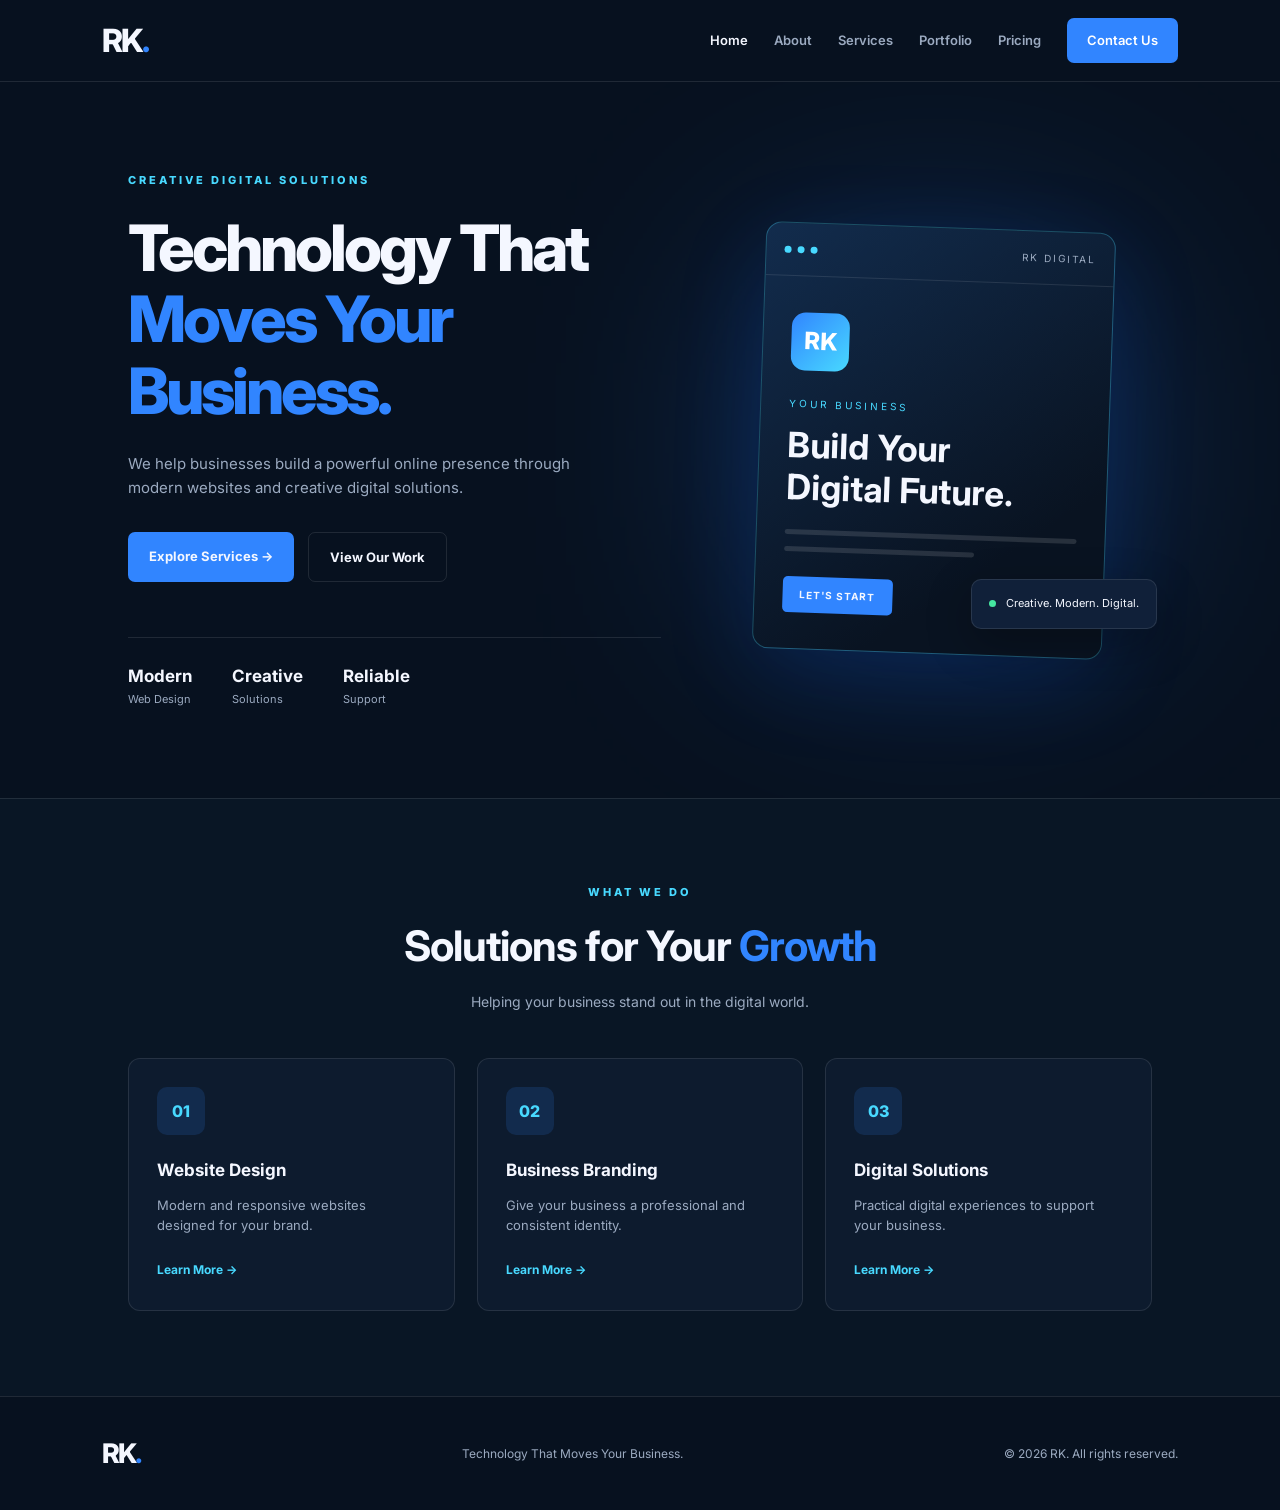
<file: index.html>
<!DOCTYPE html>
<html lang="en">
<head>
    <meta charset="UTF-8">
    <meta name="viewport" content="width=device-width, initial-scale=1.0">
    <title>RK | Technology That Moves Your Business</title>
    <link rel="stylesheet" href="style.css">
    <meta name="google-site-verification" content="xd56Tx3_yUbeoezebOAaS1o4AS5abjAtYNMlAaE-X3A" />
</head>
<body>

    <header class="navbar">
        <a href="index.html" class="logo">RK<span>.</span></a>

        <nav>
            <a href="index.html" class="active">Home</a>
            <a href="about.html">About</a>
            <a href="services.html">Services</a>
            <a href="portfolio.html">Portfolio</a>
            <a href="pricing.html">Pricing</a>
            <a href="contact.html" class="contact-btn">Contact Us</a>
        </nav>
    </header>

    <main>
        <section class="hero">
            <div class="hero-content">
                <p class="tagline">CREATIVE DIGITAL SOLUTIONS</p>

                <h1>Technology That<br>
                    <span>Moves Your Business.</span>
                </h1>

                <p class="description">
                    We help businesses build a powerful online presence
                    through modern websites and creative digital solutions.
                </p>

                <div class="hero-buttons">
                    <a href="services.html" class="primary-btn">
                        Explore Services →
                    </a>

                    <a href="portfolio.html" class="secondary-btn">
                        View Our Work
                    </a>
                </div>

                <div class="stats">
                    <div>
                        <h2>Modern</h2>
                        <p>Web Design</p>
                    </div>

                    <div>
                        <h2>Creative</h2>
                        <p>Solutions</p>
                    </div>

                    <div>
                        <h2>Reliable</h2>
                        <p>Support</p>
                    </div>
                </div>
            </div>

            <div class="hero-visual">
                <div class="glow"></div>

                <div class="display-card">
                    <div class="card-top">
                        <span class="dot"></span>
                        <span class="dot"></span>
                        <span class="dot"></span>
                        <span class="card-label">RK DIGITAL</span>
                    </div>

                    <div class="screen-content">
                        <div class="screen-icon">RK</div>
                        <p class="screen-small">YOUR BUSINESS</p>
                        <h2>Build Your<br>Digital Future.</h2>
                        <div class="screen-line"></div>
                        <div class="screen-line short"></div>
                        <div class="screen-button">LET'S START</div>
                    </div>
                </div>

                <div class="floating-badge">
                    <span class="status-dot"></span>
                    Creative. Modern. Digital.
                </div>
            </div>
        </section>

        <section class="services-preview">
            <p class="tagline">WHAT WE DO</p>
            <h2>Solutions for Your <span>Growth</span></h2>
            <p class="section-description">
                Helping your business stand out in the digital world.
            </p>

            <div class="service-grid">
                <article class="service-card">
                    <div class="service-icon">01</div>
                    <h3>Website Design</h3>
                    <p>Modern and responsive websites designed for your brand.</p>
                    <a href="services.html">Learn More →</a>
                </article>

                <article class="service-card">
                    <div class="service-icon">02</div>
                    <h3>Business Branding</h3>
                    <p>Give your business a professional and consistent identity.</p>
                    <a href="services.html">Learn More →</a>
                </article>

                <article class="service-card">
                    <div class="service-icon">03</div>
                    <h3>Digital Solutions</h3>
                    <p>Practical digital experiences to support your business.</p>
                    <a href="services.html">Learn More →</a>
                </article>
            </div>
        </section>
    </main>

    <footer>
        <a href="index.html" class="logo">RK<span>.</span></a>
        <p>Technology That Moves Your Business.</p>
        <p class="copyright">© 2026 RK. All rights reserved.</p>
    </footer>

</body>
</html>
</file>
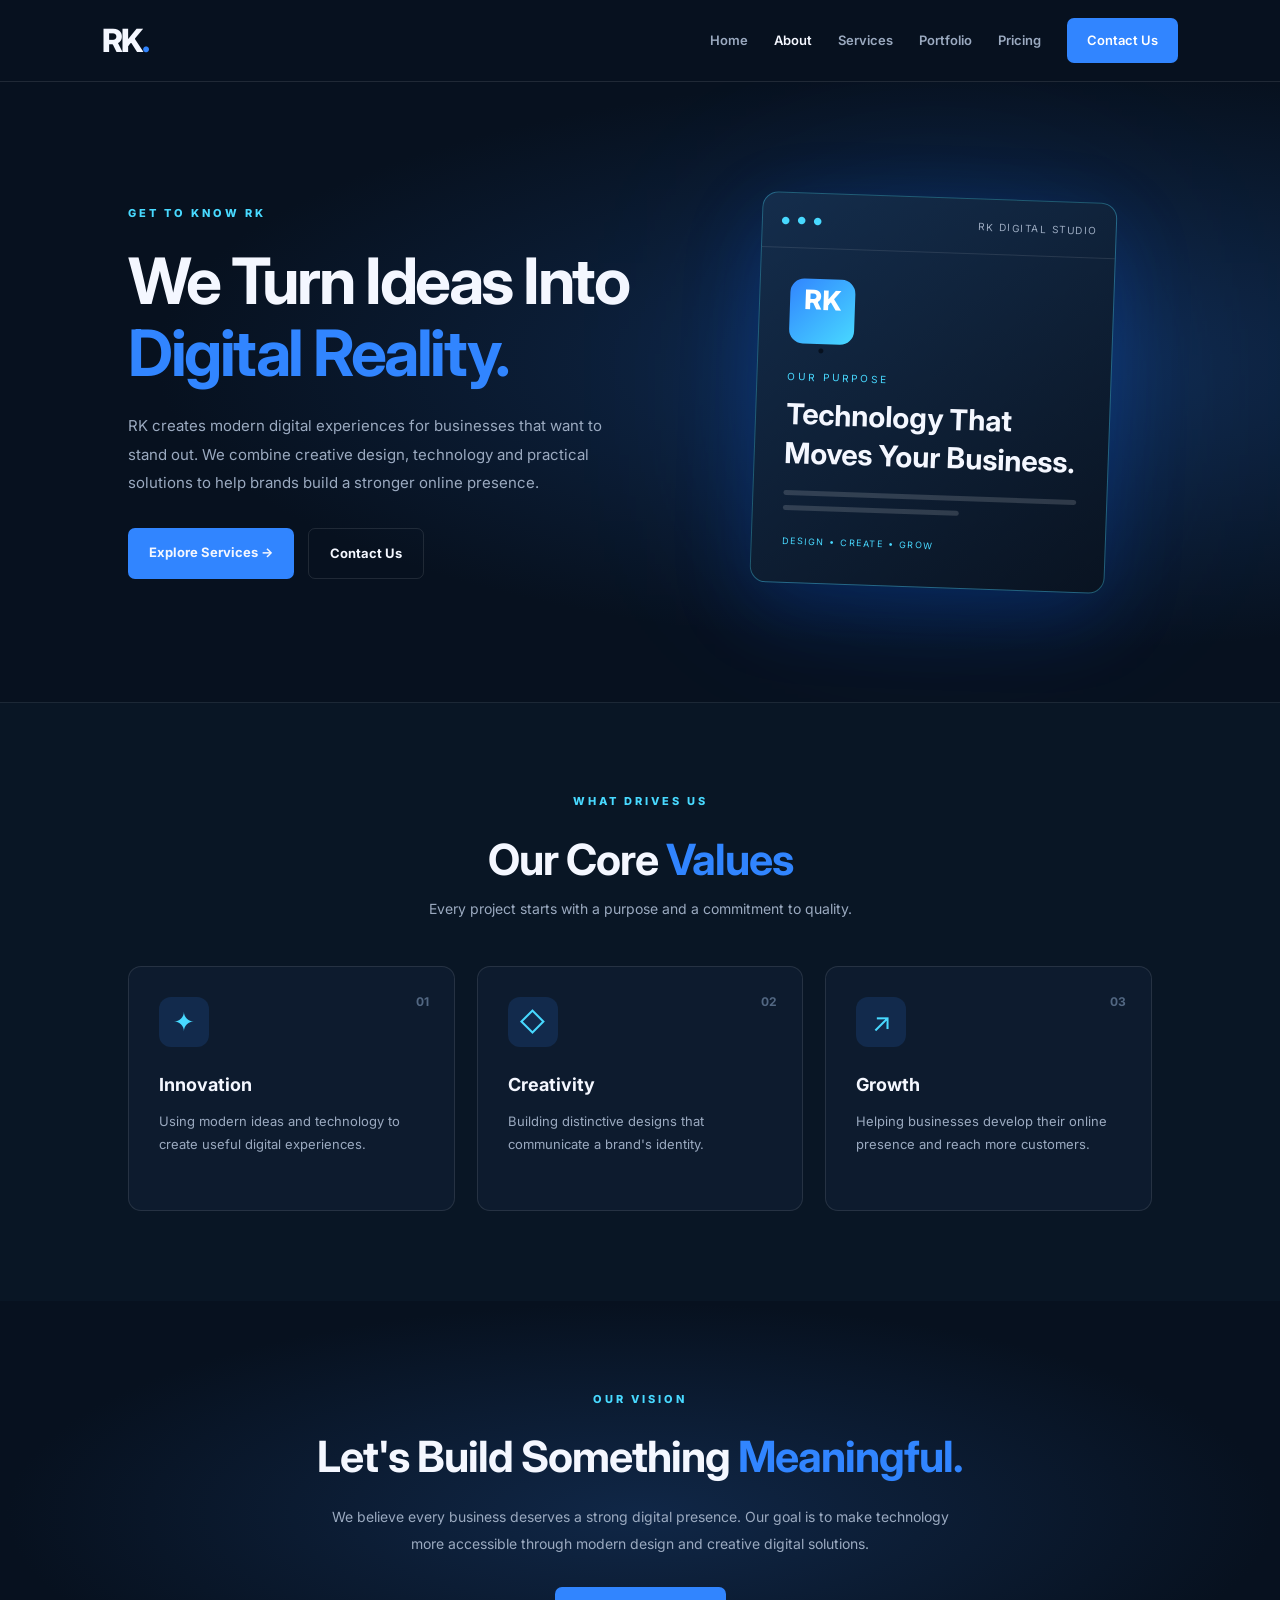
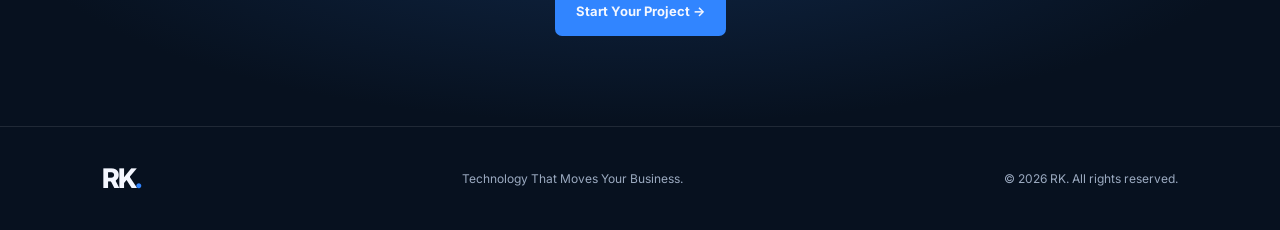
<file: about.html>
<!DOCTYPE html>
<html lang="en">
<head>
    <meta charset="UTF-8">
    <meta name="viewport" content="width=device-width, initial-scale=1.0">
    <title>About RK | Technology That Moves Your Business</title>
    <link rel="stylesheet" href="style.css">
    <link rel="stylesheet" href="about.css">
</head>
<body>

<header class="navbar">
    <a href="index.html" class="logo">RK<span>.</span></a>

    <nav>
        <a href="index.html">Home</a>
        <a href="about.html" class="active">About</a>
        <a href="services.html">Services</a>
        <a href="portfolio.html">Portfolio</a>
        <a href="pricing.html">Pricing</a>
        <a href="contact.html" class="contact-btn">Contact Us</a>
    </nav>
</header>

<main>
    <section class="about-hero">
        <div class="about-content">
            <p class="tagline">GET TO KNOW RK</p>
            <h1>We Turn Ideas Into <span>Digital Reality.</span></h1>

            <p class="about-description">
                RK creates modern digital experiences for businesses
                that want to stand out. We combine creative design,
                technology and practical solutions to help brands
                build a stronger online presence.
            </p>

            <div class="about-buttons">
                <a href="services.html" class="primary-btn">Explore Services →</a>
                <a href="contact.html" class="secondary-btn">Contact Us</a>
            </div>
        </div>

        <div class="about-art">
            <div class="about-glow"></div>

            <div class="about-card">
                <div class="about-card-top">
                    <span>●</span><span>●</span><span>●</span>
                    <p>RK DIGITAL STUDIO</p>
                </div>

                <div class="about-card-content">
                    <div class="rk-symbol">RK<span>.</span></div>
                    <p class="card-label">OUR PURPOSE</p>
                    <h2>Technology That Moves Your Business.</h2>
                    <div class="blue-line"></div>
                    <div class="blue-line small"></div>
                    <span class="digital-label">DESIGN • CREATE • GROW</span>
                </div>
            </div>
        </div>
    </section>

    <section class="about-values">
        <p class="tagline">WHAT DRIVES US</p>
        <h2>Our Core <span>Values</span></h2>
        <p class="values-intro">
            Every project starts with a purpose and a commitment to quality.
        </p>

        <div class="values-grid">
            <article class="value-card">
                <span class="value-number">01</span>
                <div class="value-icon">✦</div>
                <h3>Innovation</h3>
                <p>Using modern ideas and technology to create useful digital experiences.</p>
            </article>

            <article class="value-card">
                <span class="value-number">02</span>
                <div class="value-icon">◇</div>
                <h3>Creativity</h3>
                <p>Building distinctive designs that communicate a brand's identity.</p>
            </article>

            <article class="value-card">
                <span class="value-number">03</span>
                <div class="value-icon">↗</div>
                <h3>Growth</h3>
                <p>Helping businesses develop their online presence and reach more customers.</p>
            </article>
        </div>
    </section>

    <section class="about-vision">
        <div class="vision-box">
            <p class="tagline">OUR VISION</p>
            <h2>Let's Build Something <span>Meaningful.</span></h2>
            <p>
                We believe every business deserves a strong digital presence.
                Our goal is to make technology more accessible through
                modern design and creative digital solutions.
            </p>
            <a href="contact.html" class="primary-btn">Start Your Project →</a>
        </div>
    </section>

</main>

<footer class="about-footer">
    <a href="index.html" class="logo">RK<span>.</span></a>
    <p>Technology That Moves Your Business.</p>
    <p>© 2026 RK. All rights reserved.</p>
</footer>

</body>
</html>
</file>
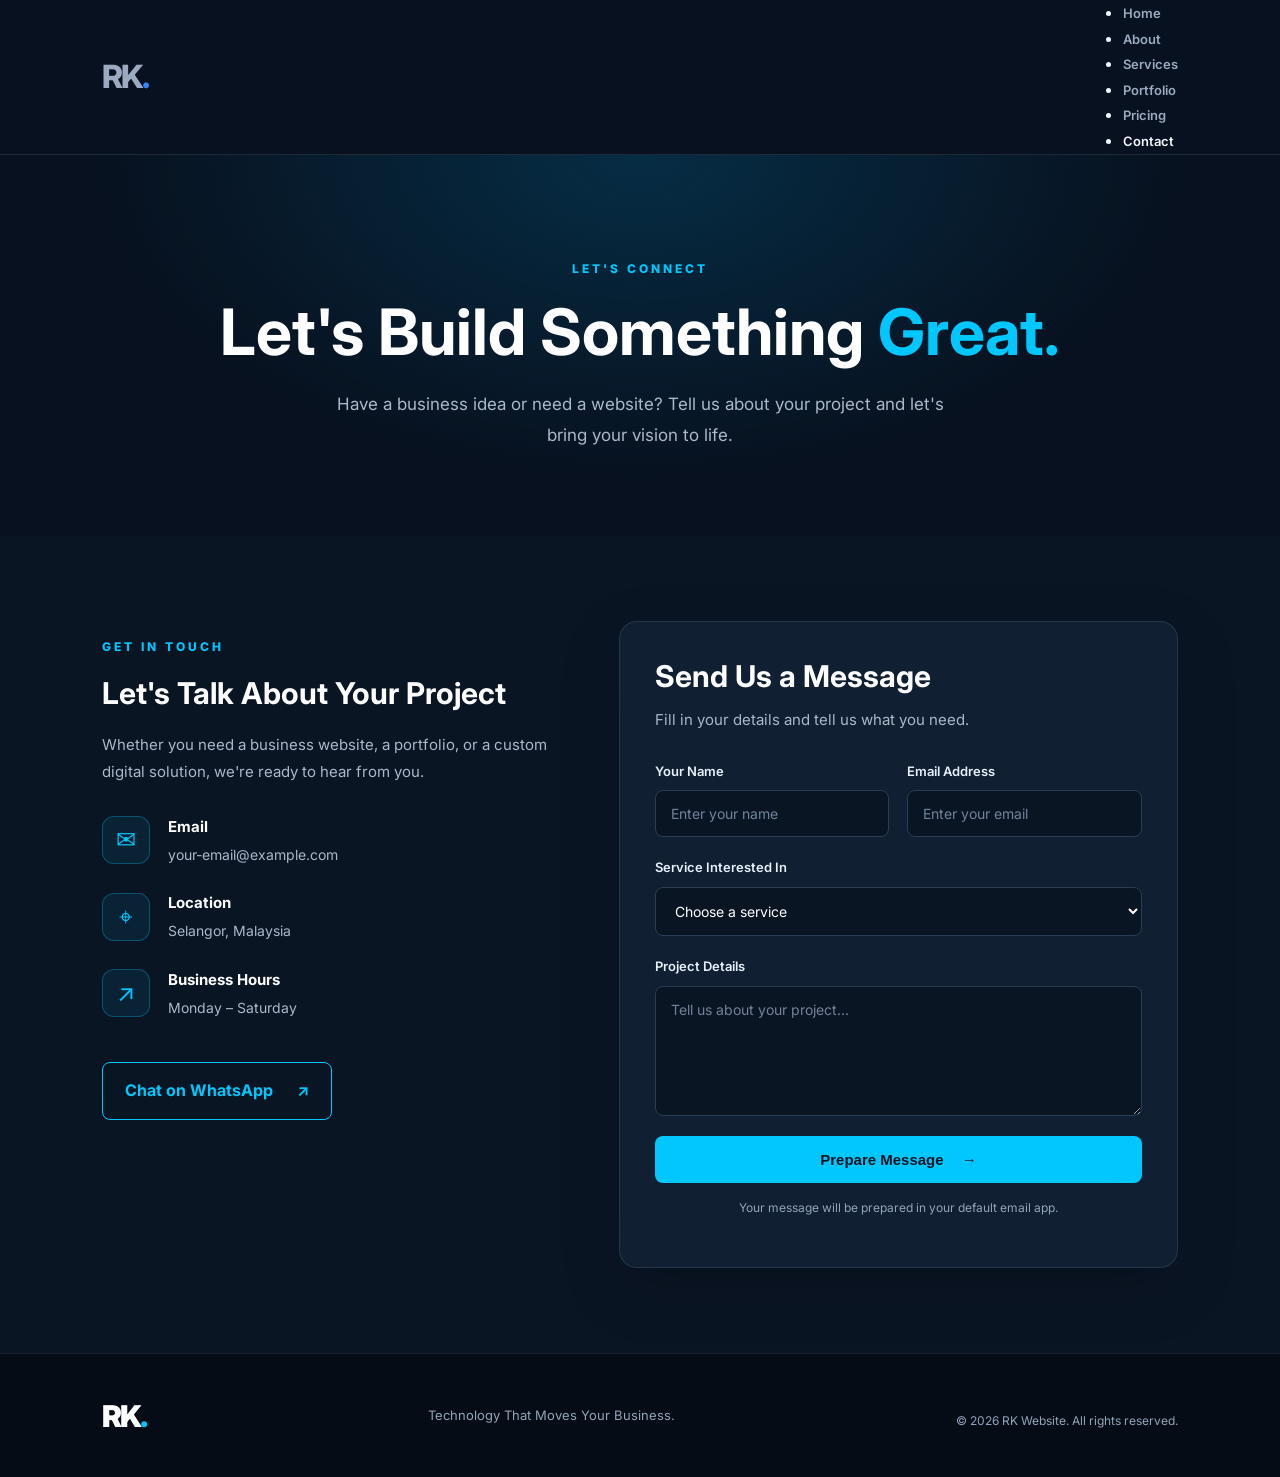
<file: contact.html>
<!DOCTYPE html>
<html lang="en">
<head>
    <meta charset="UTF-8">
    <meta name="viewport" content="width=device-width, initial-scale=1.0">
    <title>Contact Us | RK Website</title>
    <link rel="stylesheet" href="style.css">
    <link rel="stylesheet" href="contact.css">
</head>
<body>

    <header class="site-header">
        <nav class="navbar">
            <a href="index.html" class="logo">RK<span>.</span></a>

            <ul class="nav-links">
                <li><a href="index.html">Home</a></li>
                <li><a href="about.html">About</a></li>
                <li><a href="services.html">Services</a></li>
                <li><a href="portfolio.html">Portfolio</a></li>
                <li><a href="pricing.html">Pricing</a></li>
                <li><a href="contact.html" class="active">Contact</a></li>
            </ul>
        </nav>
    </header>

    <main>
        <section class="contact-hero">
            <div class="contact-hero-content">
                <span class="contact-label">LET'S CONNECT</span>
                <h1>Let's Build Something <span>Great.</span></h1>
                <p>
                    Have a business idea or need a website?
                    Tell us about your project and let's bring your vision to life.
                </p>
            </div>
        </section>

        <section class="contact-section">
            <div class="contact-info">
                <span class="contact-label">GET IN TOUCH</span>
                <h2>Let's Talk About Your Project</h2>
                <p>
                    Whether you need a business website, a portfolio,
                    or a custom digital solution, we're ready to hear from you.
                </p>

                <div class="contact-info-card">
                    <div class="contact-icon">✉</div>
                    <div>
                        <h3>Email</h3>
                        <p>your-email@example.com</p>
                    </div>
                </div>

                <div class="contact-info-card">
                    <div class="contact-icon">⌖</div>
                    <div>
                        <h3>Location</h3>
                        <p>Selangor, Malaysia</p>
                    </div>
                </div>

                <div class="contact-info-card">
                    <div class="contact-icon">↗</div>
                    <div>
                        <h3>Business Hours</h3>
                        <p>Monday – Saturday</p>
                    </div>
                </div>

                <a class="contact-whatsapp" href="https://wa.me/60123456789" target="_blank" rel="noopener noreferrer">
                    Chat on WhatsApp <span>↗</span>
                </a>
            </div>

            <div class="contact-form-card">
                <h2>Send Us a Message</h2>
                <p class="form-intro">Fill in your details and tell us what you need.</p>

                <form id="contactForm">
                    <div class="form-row">
                        <div class="form-group">
                            <label for="name">Your Name</label>
                            <input type="text" id="name" name="name" placeholder="Enter your name" required>
                        </div>

                        <div class="form-group">
                            <label for="email">Email Address</label>
                            <input type="email" id="email" name="email" placeholder="Enter your email" required>
                        </div>
                    </div>

                    <div class="form-group">
                        <label for="service">Service Interested In</label>
                        <select id="service" name="service" required>
                            <option value="">Choose a service</option>
                            <option value="Business Website">Business Website</option>
                            <option value="Portfolio Website">Portfolio Website</option>
                            <option value="E-commerce Website">E-commerce Website</option>
                            <option value="Website Redesign">Website Redesign</option>
                            <option value="Custom Project">Custom Project</option>
                        </select>
                    </div>

                    <div class="form-group">
                        <label for="message">Project Details</label>
                        <textarea id="message" name="message" rows="5" placeholder="Tell us about your project..." required></textarea>
                    </div>

                    <button type="submit" class="contact-submit">Prepare Message <span>→</span></button>
                    <p class="form-note">Your message will be prepared in your default email app.</p>
                    <p id="formStatus" class="form-status" aria-live="polite"></p>
                </form>
            </div>
        </section>
    </main>

    <footer class="contact-footer">
        <a href="index.html" class="logo">RK<span>.</span></a>
        <p>Technology That Moves Your Business.</p>
        <p class="copyright">© 2026 RK Website. All rights reserved.</p>
    </footer>

    <script>
        const contactForm = document.getElementById("contactForm");

        contactForm.addEventListener("submit", function (event) {
            event.preventDefault();

            const name = document.getElementById("name").value.trim();
            const email = document.getElementById("email").value.trim();
            const service = document.getElementById("service").value;
            const message = document.getElementById("message").value.trim();
            const status = document.getElementById("formStatus");

            const recipient = "your-email@example.com";
            const subject = encodeURIComponent("Website Enquiry - " + service);
            const body = encodeURIComponent(
                "Name: " + name + "\n" +
                "Email: " + email + "\n" +
                "Service: " + service + "\n\n" +
                "Project Details:\n" + message
            );

            status.textContent = "Opening your email app...";
            window.location.href = "mailto:" + recipient + "?subject=" + subject + "&body=" + body;
        });
    </script>

</body>
</html>
</file>
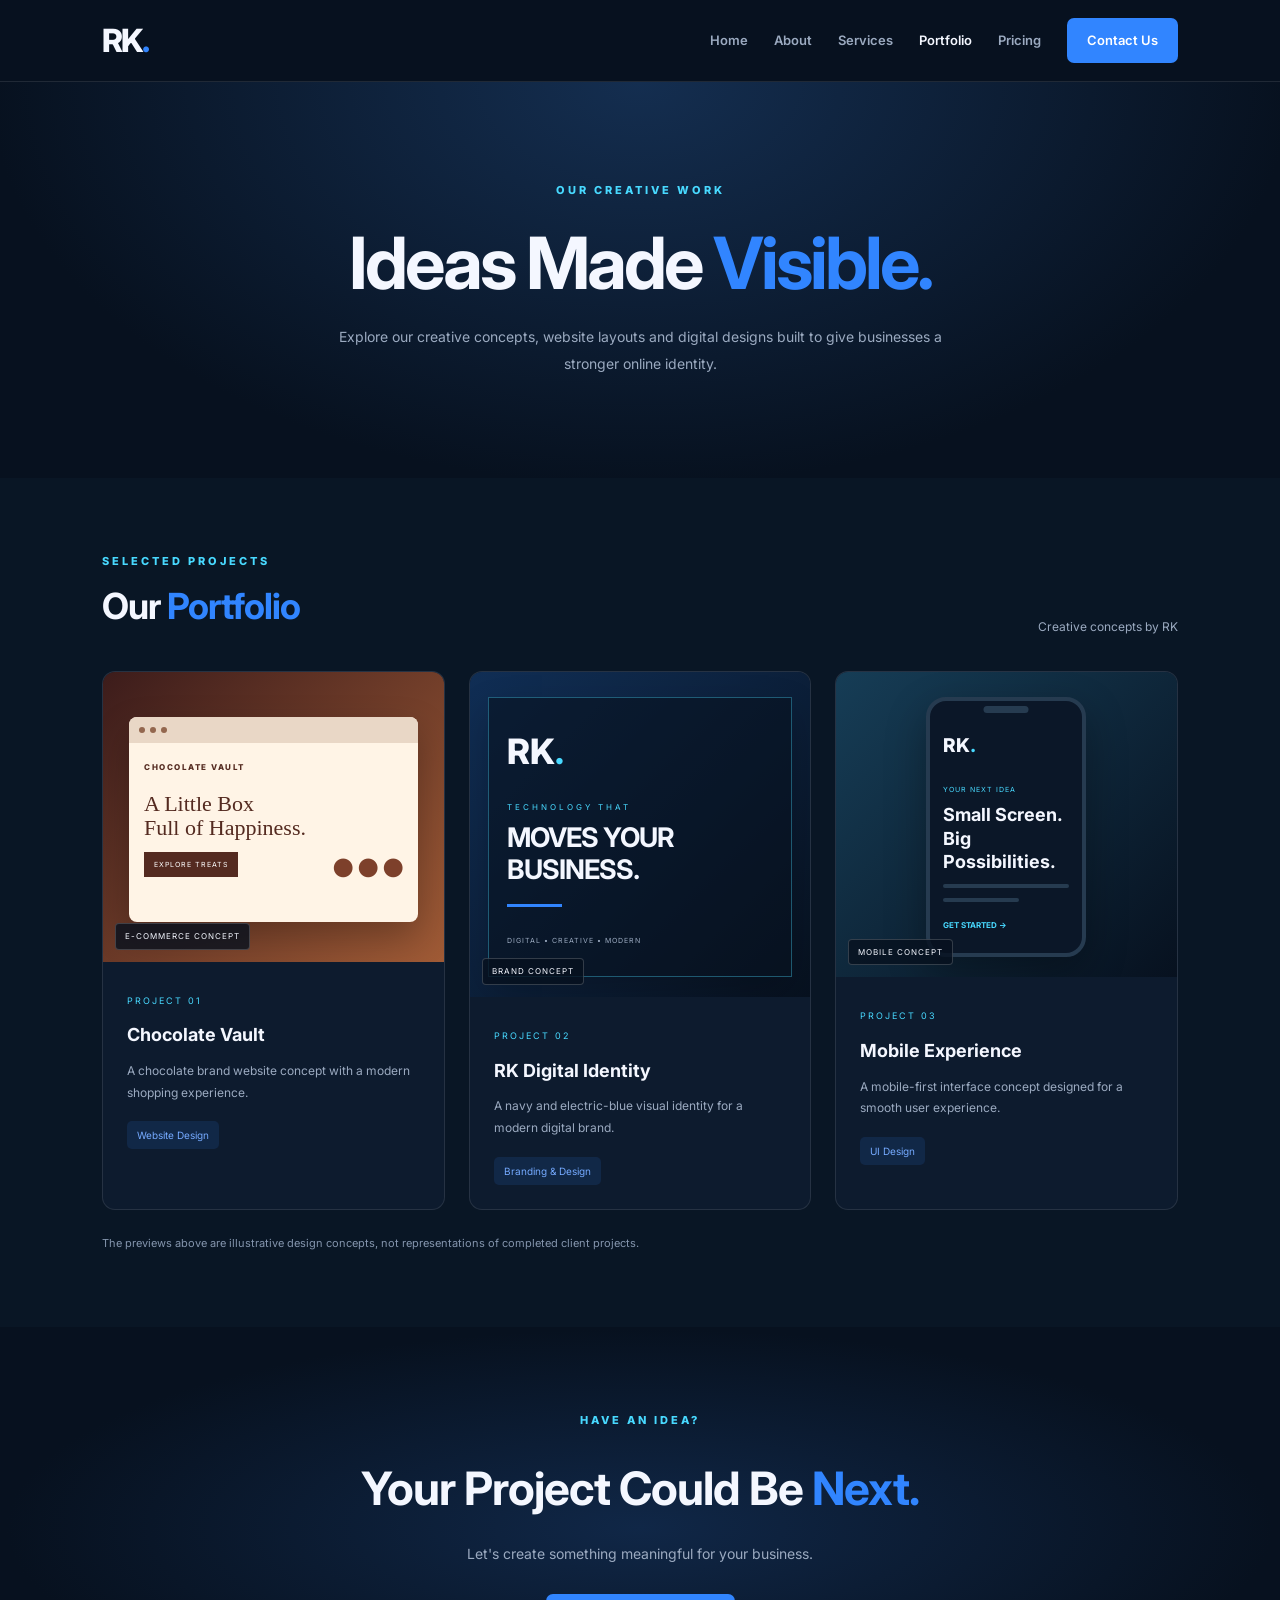
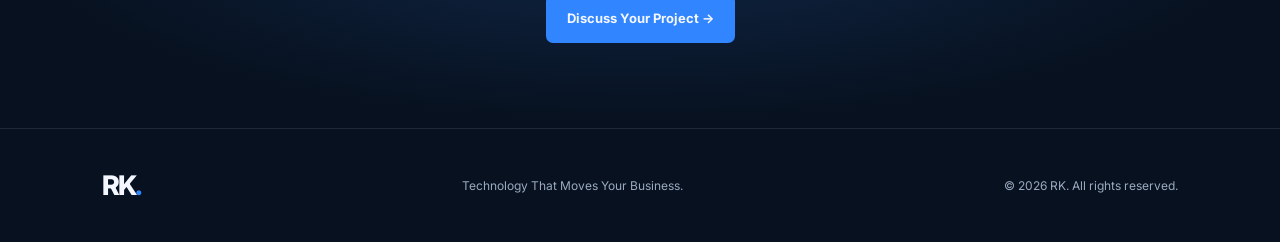
<file: portfolio.html>
<!DOCTYPE html>
<html lang="en">
<head>
    <meta charset="UTF-8">
    <meta name="viewport" content="width=device-width, initial-scale=1.0">
    <title>Portfolio | RK</title>
    <link rel="stylesheet" href="style.css">
    <link rel="stylesheet" href="portfolio.css">
</head>
<body>

<header class="navbar">
    <a href="index.html" class="logo">RK<span>.</span></a>

    <nav>
        <a href="index.html">Home</a>
        <a href="about.html">About</a>
        <a href="services.html">Services</a>
        <a href="portfolio.html" class="active">Portfolio</a>
        <a href="pricing.html">Pricing</a>
        <a href="contact.html" class="contact-btn">Contact Us</a>
    </nav>
</header>

<main>
    <section class="portfolio-hero">
        <p class="tagline">OUR CREATIVE WORK</p>
        <h1>Ideas Made <span>Visible.</span></h1>
        <p>
            Explore our creative concepts, website layouts and digital
            designs built to give businesses a stronger online identity.
        </p>
    </section>

    <section class="portfolio-section">
        <div class="portfolio-heading">
            <div>
                <p class="tagline">SELECTED PROJECTS</p>
                <h2>Our <span>Portfolio</span></h2>
            </div>
            <p class="portfolio-note">Creative concepts by RK</p>
        </div>

        <div class="portfolio-grid">

            <article class="project-card">
                <div class="project-preview preview-one">
                    <div class="mock-browser">
                        <div class="mock-top"><span></span><span></span><span></span></div>
                        <div class="mock-content">
                            <div class="mock-logo">CHOCOLATE VAULT</div>
                            <div class="mock-title">A Little Box<br>Full of Happiness.</div>
                            <div class="mock-button">EXPLORE TREATS</div>
                            <div class="mock-chocolates">
                                <span>●</span><span>●</span><span>●</span>
                            </div>
                        </div>
                    </div>
                    <span class="project-category">E-COMMERCE CONCEPT</span>
                </div>
                <div class="project-info">
                    <span class="project-number">PROJECT 01</span>
                    <h3>Chocolate Vault</h3>
                    <p>A chocolate brand website concept with a modern shopping experience.</p>
                    <span class="project-type">Website Design</span>
                </div>
            </article>

            <article class="project-card">
                <div class="project-preview preview-two">
                    <div class="brand-poster">
                        <div class="brand-symbol">RK<span>.</span></div>
                        <p>TECHNOLOGY THAT</p>
                        <h2>MOVES YOUR<br>BUSINESS.</h2>
                        <div class="poster-line"></div>
                        <span>DIGITAL • CREATIVE • MODERN</span>
                    </div>
                    <span class="project-category">BRAND CONCEPT</span>
                </div>
                <div class="project-info">
                    <span class="project-number">PROJECT 02</span>
                    <h3>RK Digital Identity</h3>
                    <p>A navy and electric-blue visual identity for a modern digital brand.</p>
                    <span class="project-type">Branding & Design</span>
                </div>
            </article>

            <article class="project-card">
                <div class="project-preview preview-three">
                    <div class="phone-mockup">
                        <div class="phone-notch"></div>
                        <div class="phone-brand">RK<span>.</span></div>
                        <p class="phone-label">YOUR NEXT IDEA</p>
                        <h2>Small Screen.<br>Big Possibilities.</h2>
                        <div class="phone-line"></div>
                        <div class="phone-line short"></div>
                        <div class="phone-action">GET STARTED →</div>
                    </div>
                    <span class="project-category">MOBILE CONCEPT</span>
                </div>
                <div class="project-info">
                    <span class="project-number">PROJECT 03</span>
                    <h3>Mobile Experience</h3>
                    <p>A mobile-first interface concept designed for a smooth user experience.</p>
                    <span class="project-type">UI Design</span>
                </div>
            </article>

        </div>

        <p class="portfolio-disclaimer">
            The previews above are illustrative design concepts, not representations
            of completed client projects.
        </p>
    </section>

    <section class="portfolio-cta">
        <p class="tagline">HAVE AN IDEA?</p>
        <h2>Your Project Could Be <span>Next.</span></h2>
        <p>Let's create something meaningful for your business.</p>
        <a href="contact.html" class="primary-btn">Discuss Your Project →</a>
    </section>
</main>

<footer>
    <a href="index.html" class="logo">RK<span>.</span></a>
    <p>Technology That Moves Your Business.</p>
    <p>© 2026 RK. All rights reserved.</p>
</footer>

</body>
</html>
</file>
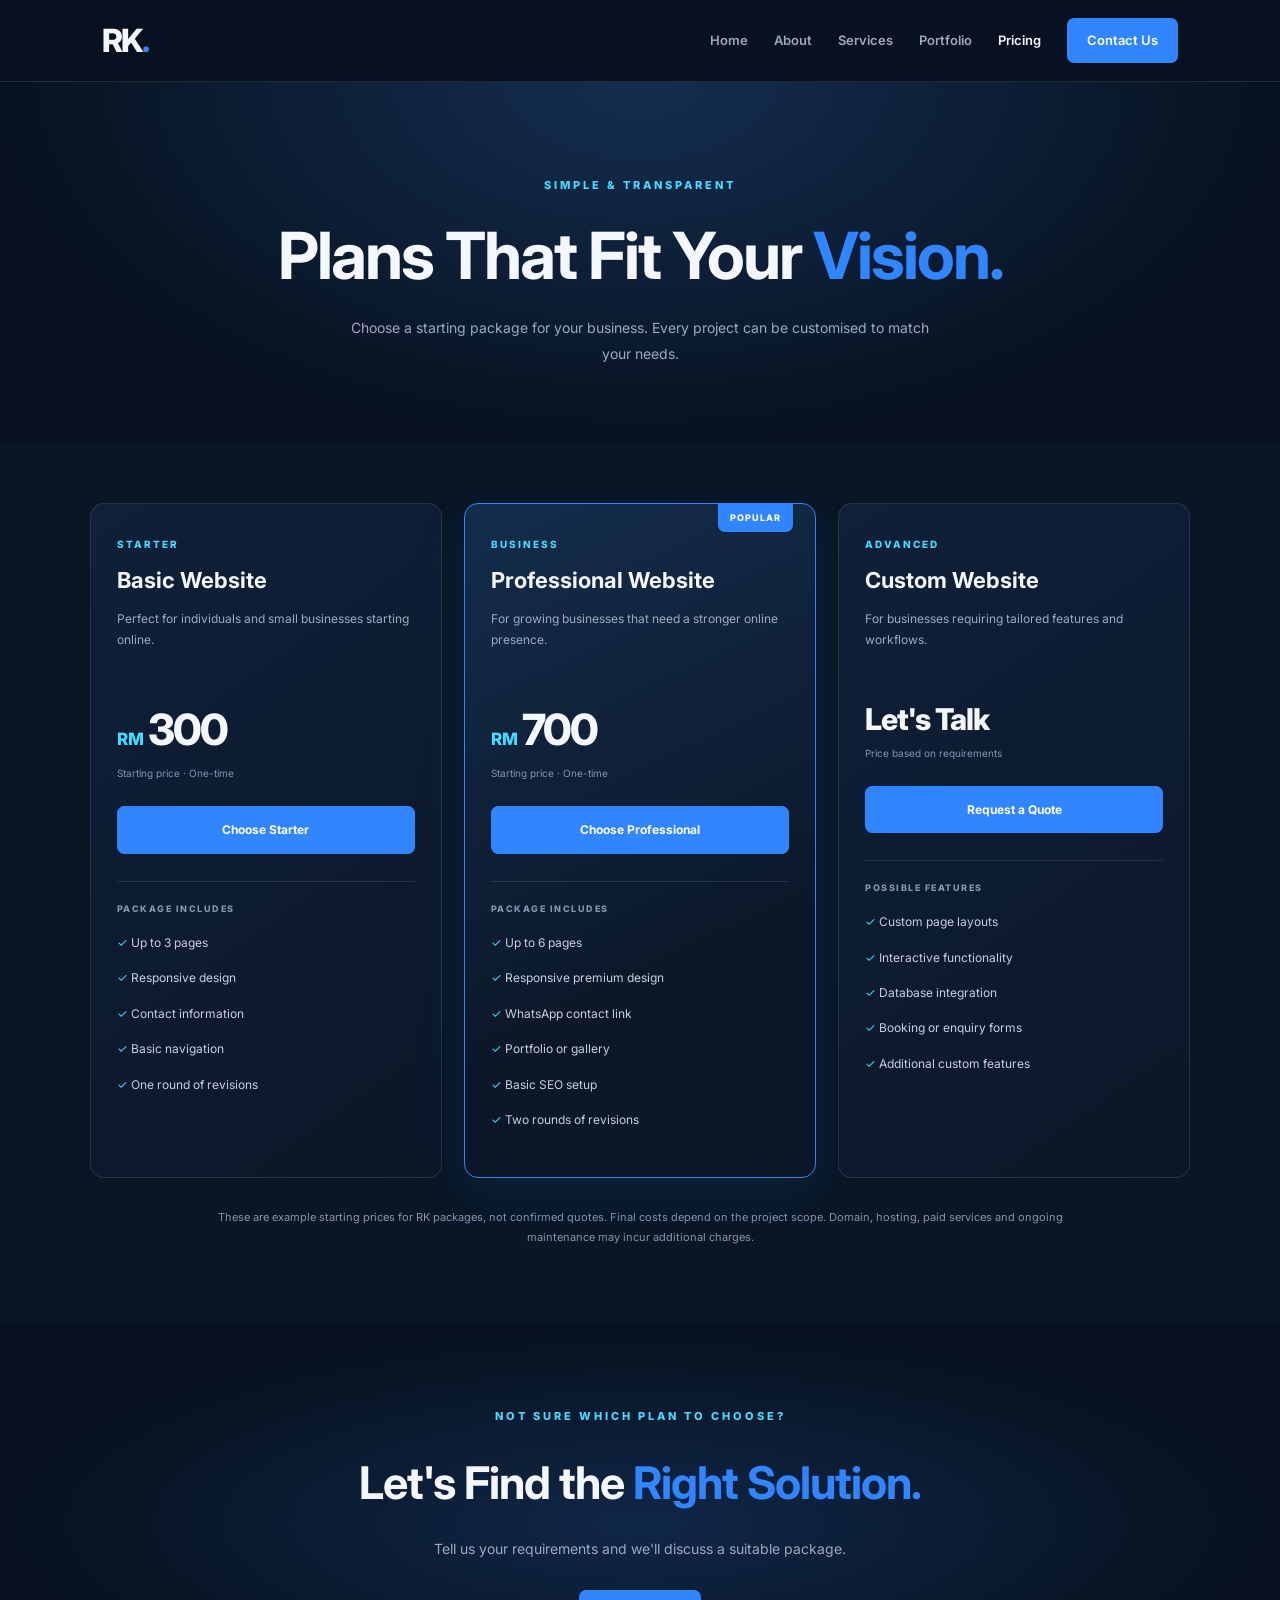
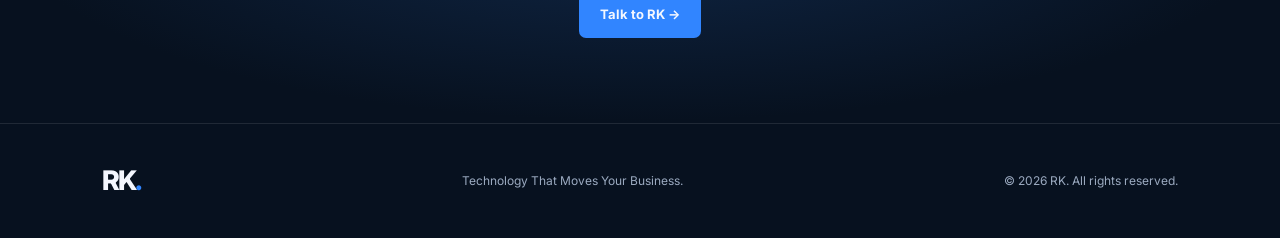
<file: pricing.html>
<!DOCTYPE html>
<html lang="en">
<head>
    <meta charset="UTF-8">
    <meta name="viewport" content="width=device-width, initial-scale=1.0">
    <title>Pricing | RK</title>
    <link rel="stylesheet" href="style.css">
    <link rel="stylesheet" href="pricing.css">
</head>
<body>

<header class="navbar">
    <a href="index.html" class="logo">RK<span>.</span></a>

    <nav>
        <a href="index.html">Home</a>
        <a href="about.html">About</a>
        <a href="services.html">Services</a>
        <a href="portfolio.html">Portfolio</a>
        <a href="pricing.html" class="active">Pricing</a>
        <a href="contact.html" class="contact-btn">Contact Us</a>
    </nav>
</header>

<main>
    <section class="pricing-hero">
        <p class="tagline">SIMPLE & TRANSPARENT</p>
        <h1>Plans That Fit Your <span>Vision.</span></h1>
        <p>
            Choose a starting package for your business.
            Every project can be customised to match your needs.
        </p>
    </section>

    <section class="pricing-section">
        <div class="pricing-grid">

            <article class="price-card">
                <p class="plan-label">STARTER</p>
                <h2>Basic Website</h2>
                <p class="plan-description">
                    Perfect for individuals and small businesses starting online.
                </p>

                <div class="price">
                    <span>RM</span>300
                </div>
                <p class="price-note">Starting price · One-time</p>

                <a href="contact.html?plan=Basic" class="price-button">
                    Choose Starter
                </a>

                <div class="feature-divider"></div>
                <p class="feature-heading">PACKAGE INCLUDES</p>
                <ul>
                    <li>✓ Up to 3 pages</li>
                    <li>✓ Responsive design</li>
                    <li>✓ Contact information</li>
                    <li>✓ Basic navigation</li>
                    <li>✓ One round of revisions</li>
                </ul>
            </article>

            <article class="price-card featured">
                <span class="popular-label">POPULAR</span>
                <p class="plan-label">BUSINESS</p>
                <h2>Professional Website</h2>
                <p class="plan-description">
                    For growing businesses that need a stronger online presence.
                </p>

                <div class="price">
                    <span>RM</span>700
                </div>
                <p class="price-note">Starting price · One-time</p>

                <a href="contact.html?plan=Professional" class="price-button">
                    Choose Professional
                </a>

                <div class="feature-divider"></div>
                <p class="feature-heading">PACKAGE INCLUDES</p>
                <ul>
                    <li>✓ Up to 6 pages</li>
                    <li>✓ Responsive premium design</li>
                    <li>✓ WhatsApp contact link</li>
                    <li>✓ Portfolio or gallery</li>
                    <li>✓ Basic SEO setup</li>
                    <li>✓ Two rounds of revisions</li>
                </ul>
            </article>

            <article class="price-card">
                <p class="plan-label">ADVANCED</p>
                <h2>Custom Website</h2>
                <p class="plan-description">
                    For businesses requiring tailored features and workflows.
                </p>

                <div class="price custom-price">Let's Talk</div>
                <p class="price-note">Price based on requirements</p>

                <a href="contact.html?plan=Custom" class="price-button">
                    Request a Quote
                </a>

                <div class="feature-divider"></div>
                <p class="feature-heading">POSSIBLE FEATURES</p>
                <ul>
                    <li>✓ Custom page layouts</li>
                    <li>✓ Interactive functionality</li>
                    <li>✓ Database integration</li>
                    <li>✓ Booking or enquiry forms</li>
                    <li>✓ Additional custom features</li>
                </ul>
            </article>

        </div>

        <p class="pricing-disclaimer">
            These are example starting prices for RK packages, not confirmed quotes.
            Final costs depend on the project scope. Domain, hosting, paid services
            and ongoing maintenance may incur additional charges.
        </p>
    </section>

    <section class="pricing-cta">
        <p class="tagline">NOT SURE WHICH PLAN TO CHOOSE?</p>
        <h2>Let's Find the <span>Right Solution.</span></h2>
        <p>Tell us your requirements and we'll discuss a suitable package.</p>
        <a href="contact.html" class="primary-btn">Talk to RK →</a>
    </section>
</main>

<footer>
    <a href="index.html" class="logo">RK<span>.</span></a>
    <p>Technology That Moves Your Business.</p>
    <p>© 2026 RK. All rights reserved.</p>
</footer>

</body>
</html>
</file>
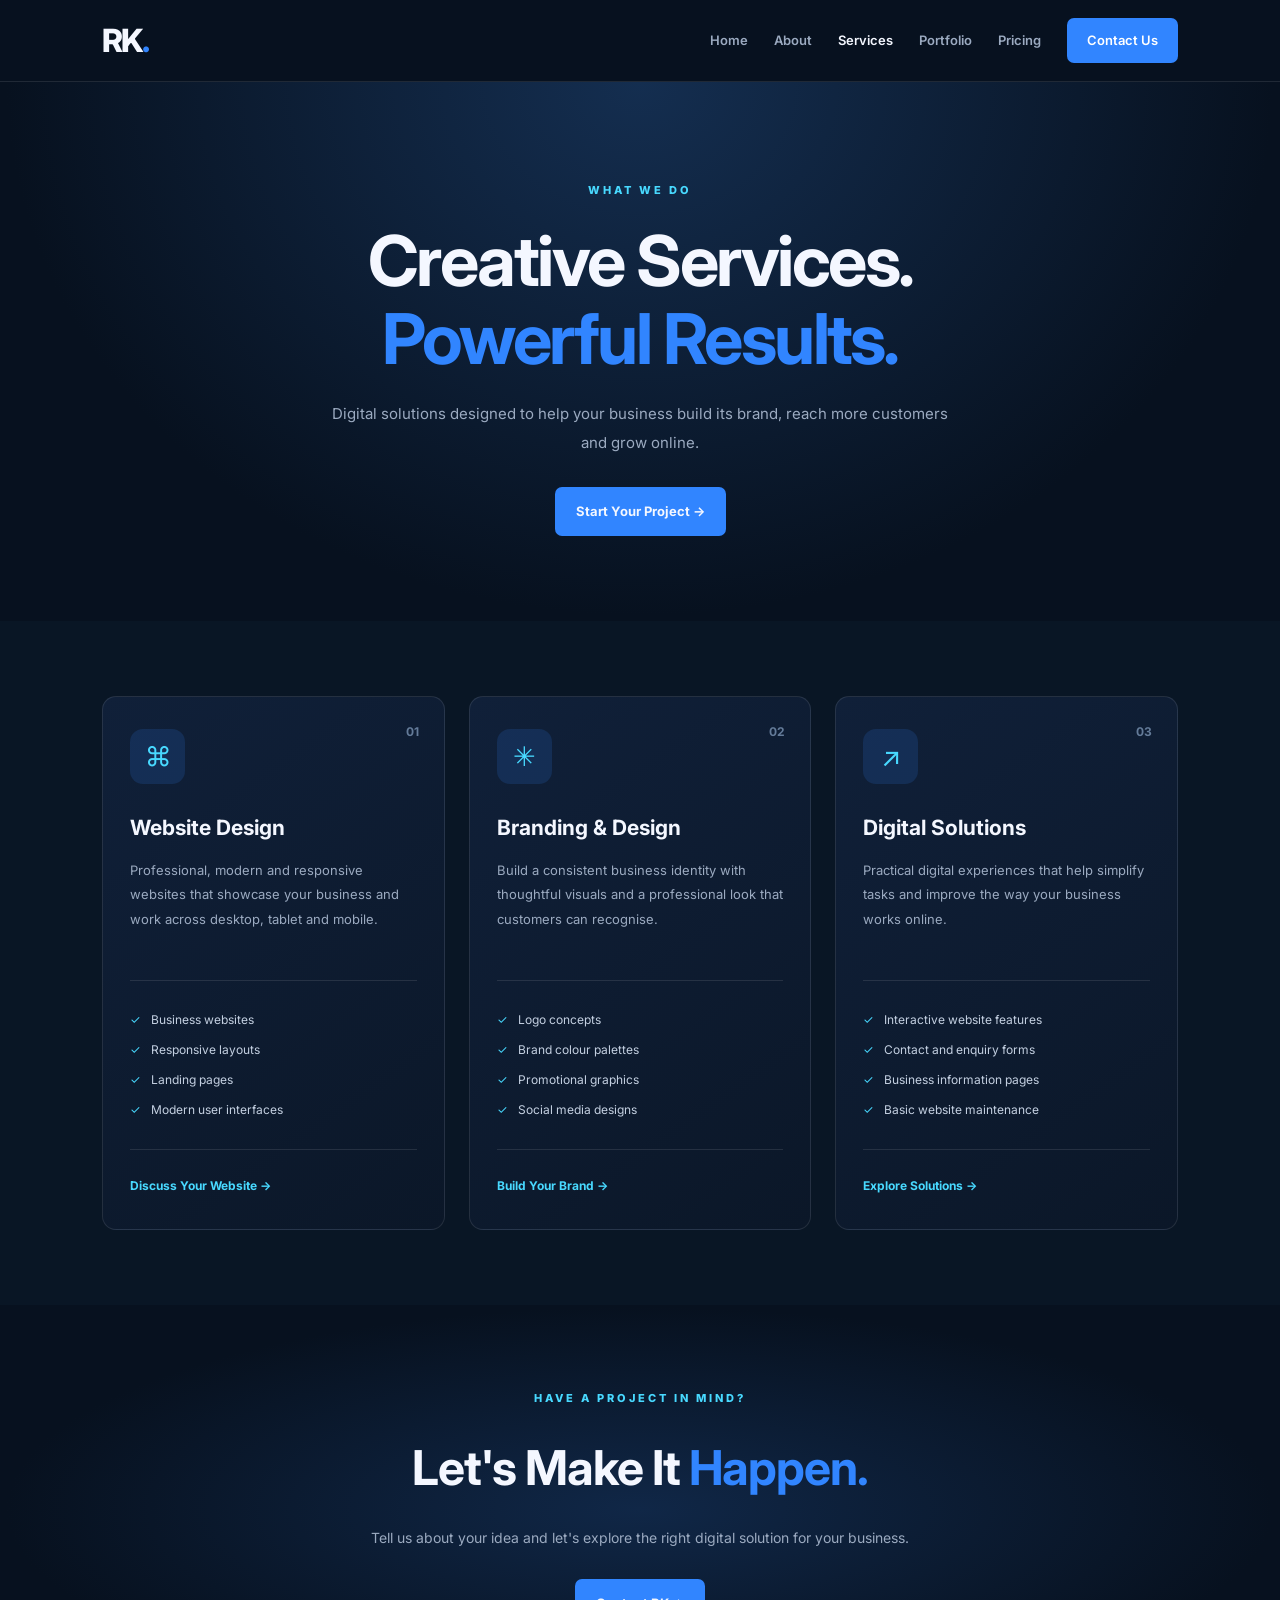
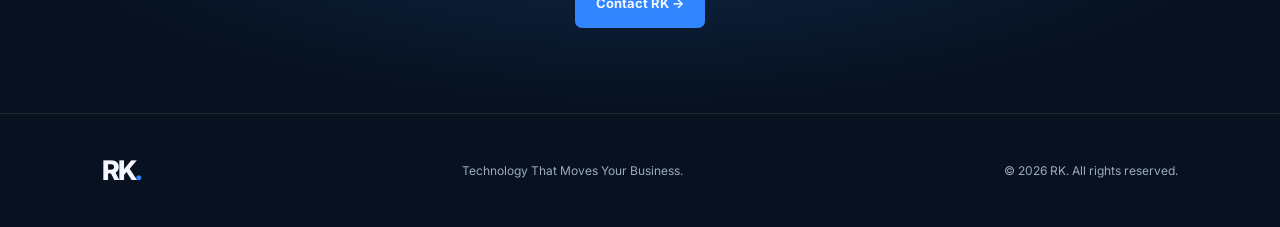
<file: services.html>
<!DOCTYPE html>
<html lang="en">
<head>
    <meta charset="UTF-8">
    <meta name="viewport" content="width=device-width, initial-scale=1.0">
    <title>Our Services | RK</title>
    <link rel="stylesheet" href="style.css">
    <link rel="stylesheet" href="services.css">
</head>
<body>

<header class="navbar">
    <a href="index.html" class="logo">RK<span>.</span></a>

    <nav>
        <a href="index.html">Home</a>
        <a href="about.html">About</a>
        <a href="services.html" class="active">Services</a>
        <a href="portfolio.html">Portfolio</a>
        <a href="pricing.html">Pricing</a>
        <a href="contact.html" class="contact-btn">Contact Us</a>
    </nav>
</header>

<main>
    <section class="services-hero">
        <p class="tagline">WHAT WE DO</p>
        <h1>Creative Services.<br><span>Powerful Results.</span></h1>
        <p class="services-intro">
            Digital solutions designed to help your business build its brand,
            reach more customers and grow online.
        </p>
        <a href="contact.html" class="primary-btn">Start Your Project →</a>
    </section>

    <section class="services-list">
        <div class="service-box">
            <div class="service-number">01</div>
            <div class="service-symbol">⌘</div>
            <h2>Website Design</h2>
            <p>
                Professional, modern and responsive websites that showcase
                your business and work across desktop, tablet and mobile.
            </p>
            <ul>
                <li>Business websites</li>
                <li>Responsive layouts</li>
                <li>Landing pages</li>
                <li>Modern user interfaces</li>
            </ul>
            <a href="contact.html">Discuss Your Website →</a>
        </div>

        <div class="service-box">
            <div class="service-number">02</div>
            <div class="service-symbol">✳</div>
            <h2>Branding & Design</h2>
            <p>
                Build a consistent business identity with thoughtful visuals
                and a professional look that customers can recognise.
            </p>
            <ul>
                <li>Logo concepts</li>
                <li>Brand colour palettes</li>
                <li>Promotional graphics</li>
                <li>Social media designs</li>
            </ul>
            <a href="contact.html">Build Your Brand →</a>
        </div>

        <div class="service-box">
            <div class="service-number">03</div>
            <div class="service-symbol">↗</div>
            <h2>Digital Solutions</h2>
            <p>
                Practical digital experiences that help simplify tasks
                and improve the way your business works online.
            </p>
            <ul>
                <li>Interactive website features</li>
                <li>Contact and enquiry forms</li>
                <li>Business information pages</li>
                <li>Basic website maintenance</li>
            </ul>
            <a href="contact.html">Explore Solutions →</a>
        </div>
    </section>

    <section class="services-cta">
        <p class="tagline">HAVE A PROJECT IN MIND?</p>
        <h2>Let's Make It <span>Happen.</span></h2>
        <p>
            Tell us about your idea and let's explore the right digital
            solution for your business.
        </p>
        <a href="contact.html" class="primary-btn">Contact RK →</a>
    </section>
</main>

<footer>
    <a href="index.html" class="logo">RK<span>.</span></a>
    <p>Technology That Moves Your Business.</p>
    <p>© 2026 RK. All rights reserved.</p>
</footer>

</body>
</html>
</file>
<file: style.css>
@import url('https://fonts.googleapis.com/css2?family=Inter:wght@400;500;600;700;800&display=swap');

:root {
    --bg: #07111f;
    --card: #0d1b2e;
    --blue: #3185ff;
    --cyan: #48d9ff;
    --white: #f4f7ff;
    --muted: #9baac0;
    --border: rgba(255, 255, 255, 0.1);
}

* {
    margin: 0;
    padding: 0;
    box-sizing: border-box;
}

html {
    scroll-behavior: smooth;
}

body {
    font-family: 'Inter', sans-serif;
    background: var(--bg);
    color: var(--white);
    line-height: 1.6;
}

a {
    color: inherit;
    text-decoration: none;
}

.navbar {
    min-height: 82px;
    padding: 0 8%;
    display: flex;
    align-items: center;
    justify-content: space-between;
    gap: 30px;
    border-bottom: 1px solid var(--border);
}

.logo {
    font-size: 32px;
    font-weight: 800;
    letter-spacing: -2px;
}

.logo span {
    color: var(--blue);
}

nav {
    display: flex;
    align-items: center;
    gap: 26px;
}

nav a {
    color: var(--muted);
    font-size: 13px;
    font-weight: 600;
    transition: 0.3s;
}

nav a:hover,
nav a.active {
    color: var(--white);
}

nav .contact-btn {
    background: var(--blue);
    color: white;
    padding: 12px 20px;
    border-radius: 7px;
}

nav .contact-btn:hover,
.primary-btn:hover {
    background: #1767e8;
    transform: translateY(-2px);
}

.hero {
    min-height: 650px;
    padding: 90px 10%;
    display: grid;
    grid-template-columns: 1.1fr 0.9fr;
    align-items: center;
    gap: 55px;
    overflow: hidden;
}

.tagline {
    color: var(--cyan);
    font-size: 11px;
    font-weight: 800;
    letter-spacing: 3px;
    margin-bottom: 22px;
}

.hero h1 {
    font-size: clamp(40px, 5vw, 66px);
    line-height: 1.12;
    letter-spacing: -3px;
    font-weight: 800;
}

.hero h1 span,
.services-preview h2 span {
    color: var(--blue);
}

.description {
    max-width: 490px;
    color: var(--muted);
    margin-top: 25px;
    font-size: 15px;
}

.hero-buttons {
    display: flex;
    flex-wrap: wrap;
    gap: 14px;
    margin-top: 32px;
}

.primary-btn,
.secondary-btn {
    display: inline-block;
    padding: 14px 21px;
    border-radius: 7px;
    font-size: 13px;
    font-weight: 700;
    transition: 0.3s;
}

.primary-btn {
    background: var(--blue);
}

.secondary-btn {
    border: 1px solid var(--border);
}

.secondary-btn:hover {
    border-color: var(--cyan);
}

.stats {
    display: flex;
    gap: 40px;
    margin-top: 55px;
    padding-top: 25px;
    border-top: 1px solid var(--border);
}

.stats h2 {
    font-size: 17px;
}

.stats p {
    color: var(--muted);
    font-size: 11px;
}

.hero-visual {
    min-height: 420px;
    position: relative;
    display: flex;
    align-items: center;
    justify-content: center;
}

.glow {
    position: absolute;
    width: 310px;
    height: 310px;
    background: var(--blue);
    filter: blur(130px);
    opacity: 0.35;
}

.display-card {
    position: relative;
    width: 100%;
    max-width: 350px;
    min-height: 390px;
    border: 1px solid rgba(72, 217, 255, 0.3);
    border-radius: 16px;
    overflow: hidden;
    background: linear-gradient(145deg, #122c4d, #091321 75%);
    box-shadow: 0 25px 90px rgba(0, 95, 255, 0.15);
    transform: rotate(2deg);
}

.card-top {
    display: flex;
    align-items: center;
    gap: 6px;
    padding: 18px;
    border-bottom: 1px solid var(--border);
}

.dot {
    width: 7px;
    height: 7px;
    background: #48d9ff;
    border-radius: 50%;
}

.card-label {
    margin-left: auto;
    color: var(--muted);
    font-size: 10px;
    letter-spacing: 2px;
}

.screen-content {
    padding: 36px 28px;
}

.screen-icon {
    width: 58px;
    height: 58px;
    display: grid;
    place-items: center;
    border-radius: 14px;
    background: linear-gradient(135deg, var(--blue), var(--cyan));
    color: white;
    font-size: 24px;
    font-weight: 800;
    margin-bottom: 25px;
}

.screen-small {
    color: var(--cyan);
    font-size: 10px;
    letter-spacing: 3px;
}

.screen-content h2 {
    font-size: 35px;
    line-height: 1.2;
    margin: 12px 0 22px;
}

.screen-line {
    width: 100%;
    height: 5px;
    border-radius: 5px;
    background: rgba(255, 255, 255, 0.12);
    margin-top: 12px;
}

.screen-line.short {
    width: 65%;
}

.screen-button {
    display: inline-block;
    margin-top: 25px;
    background: var(--blue);
    padding: 10px 17px;
    border-radius: 5px;
    font-size: 10px;
    font-weight: 700;
    letter-spacing: 1px;
}

.floating-badge {
    position: absolute;
    right: -5px;
    bottom: 25px;
    padding: 15px 17px;
    border: 1px solid var(--border);
    border-radius: 10px;
    background: #102039;
    font-size: 11px;
    box-shadow: 0 15px 45px rgba(0, 0, 0, 0.3);
}

.status-dot {
    display: inline-block;
    width: 7px;
    height: 7px;
    margin-right: 7px;
    border-radius: 50%;
    background: #45e6a0;
}

.services-preview {
    padding: 85px 10%;
    text-align: center;
    background: #091625;
    border-top: 1px solid var(--border);
}

.services-preview .tagline {
    margin-bottom: 10px;
}

.services-preview h2 {
    font-size: clamp(28px, 4vw, 42px);
    letter-spacing: -1px;
}

.section-description {
    margin-top: 12px;
    color: var(--muted);
    font-size: 14px;
}

.service-grid {
    display: grid;
    grid-template-columns: repeat(3, 1fr);
    gap: 22px;
    margin-top: 45px;
    text-align: left;
}

.service-card {
    padding: 28px;
    border: 1px solid var(--border);
    border-radius: 12px;
    background: var(--card);
    transition: 0.3s;
}

.service-card:hover {
    transform: translateY(-6px);
    border-color: var(--blue);
}

.service-icon {
    display: grid;
    place-items: center;
    width: 48px;
    height: 48px;
    border-radius: 10px;
    background: rgba(49, 133, 255, 0.15);
    color: var(--cyan);
    font-weight: 800;
    margin-bottom: 22px;
}

.service-card h3 {
    font-size: 17px;
    margin-bottom: 10px;
}

.service-card p {
    color: var(--muted);
    font-size: 13px;
    margin-bottom: 20px;
}

.service-card a {
    color: var(--cyan);
    font-size: 12px;
    font-weight: 700;
}

footer {
    padding: 35px 8%;
    display: flex;
    flex-wrap: wrap;
    align-items: center;
    justify-content: space-between;
    gap: 18px;
    border-top: 1px solid var(--border);
}

footer p {
    color: var(--muted);
    font-size: 12px;
}

footer .logo {
    font-size: 27px;
}

@media (max-width: 1000px) {
    .navbar {
        padding: 20px 5%;
        flex-wrap: wrap;
    }

    nav {
        flex-wrap: wrap;
        gap: 15px;
    }

    .hero {
        padding: 70px 6%;
        gap: 30px;
    }

    .stats {
        gap: 22px;
    }

    .service-grid {
        gap: 14px;
    }
}

@media (max-width: 700px) {
    .navbar {
        justify-content: center;
    }

    nav {
        justify-content: center;
    }

    nav a {
        font-size: 12px;
    }

    .hero {
        grid-template-columns: 1fr;
        padding: 60px 7%;
    }

    .hero h1 {
        letter-spacing: -2px;
    }

    .hero-visual {
        min-height: 400px;
    }

    .stats {
        justify-content: space-between;
        gap: 12px;
    }

    .stats h2 {
        font-size: 14px;
    }

    .service-grid {
        grid-template-columns: 1fr;
    }

    .services-preview {
        padding: 65px 7%;
    }

    footer {
        flex-direction: column;
        text-align: center;
    }

    .floating-badge {
        right: 0;
    }
}
</file>
<file: about.css>
.about-hero {
    min-height: 620px;
    padding: 80px 10%;
    display: grid;
    grid-template-columns: 1.1fr 0.9fr;
    align-items: center;
    gap: 55px;
    overflow: hidden;
    background: radial-gradient(ellipse at 80% 45%, #102b50 0%, #07111f 60%);
}

.about-content {
    max-width: 600px;
}

.about-content h1 {
    font-size: clamp(42px, 5vw, 65px);
    line-height: 1.12;
    letter-spacing: -2.5px;
}

.about-content h1 span {
    color: #3185ff;
}

.about-description {
    color: #9baac0;
    font-size: 15px;
    line-height: 1.9;
    margin-top: 24px;
    max-width: 500px;
}

.about-buttons {
    display: flex;
    flex-wrap: wrap;
    gap: 14px;
    margin-top: 30px;
}

.about-art {
    position: relative;
    display: grid;
    place-items: center;
    min-height: 430px;
}

.about-glow {
    position: absolute;
    width: 260px;
    height: 260px;
    background: #1677ff;
    filter: blur(110px);
    opacity: 0.35;
}

.about-card {
    position: relative;
    width: 100%;
    max-width: 355px;
    min-height: 370px;
    border: 1px solid rgba(72, 217, 255, 0.35);
    border-radius: 16px;
    overflow: hidden;
    background: linear-gradient(145deg, #142d4c, #091321);
    box-shadow: 0 25px 80px rgba(0, 90, 255, 0.18);
    transform: rotate(2deg);
}

.about-card-top {
    height: 55px;
    padding: 0 18px;
    display: flex;
    align-items: center;
    gap: 7px;
    border-bottom: 1px solid rgba(255, 255, 255, 0.1);
    color: #48d9ff;
    font-size: 10px;
}

.about-card-top p {
    margin-left: auto;
    color: #9baac0;
    letter-spacing: 1.5px;
}

.about-card-content {
    padding: 30px;
}

.rk-symbol {
    width: 65px;
    height: 65px;
    display: grid;
    place-items: center;
    border-radius: 14px;
    background: linear-gradient(135deg, #3185ff, #48d9ff);
    color: white;
    font-size: 27px;
    font-weight: 800;
    margin-bottom: 25px;
}

.rk-symbol span {
    color: #07111f;
}

.card-label {
    color: #48d9ff;
    font-size: 10px;
    letter-spacing: 3px;
}

.about-card-content h2 {
    margin-top: 10px;
    font-size: 29px;
    line-height: 1.35;
}

.blue-line {
    height: 5px;
    width: 100%;
    margin-top: 18px;
    border-radius: 10px;
    background: rgba(255, 255, 255, 0.15);
}

.blue-line.small {
    width: 60%;
    margin-top: 10px;
}

.digital-label {
    display: inline-block;
    margin-top: 24px;
    color: #48d9ff;
    font-size: 9px;
    letter-spacing: 1.5px;
}

.about-values {
    padding: 90px 10%;
    text-align: center;
    background: #091625;
    border-top: 1px solid rgba(255, 255, 255, 0.08);
}

.about-values h2,
.about-vision h2 {
    font-size: clamp(30px, 4vw, 43px);
    letter-spacing: -1px;
    line-height: 1.25;
}

.about-values h2 span,
.about-vision h2 span {
    color: #3185ff;
}

.values-intro {
    color: #9baac0;
    margin-top: 12px;
    font-size: 14px;
}

.values-grid {
    display: grid;
    grid-template-columns: repeat(3, minmax(0, 1fr));
    gap: 22px;
    margin-top: 45px;
    text-align: left;
}

.value-card {
    position: relative;
    padding: 30px;
    min-height: 245px;
    background: #0d1b2e;
    border: 1px solid rgba(255, 255, 255, 0.1);
    border-radius: 13px;
    transition: transform 0.3s, border-color 0.3s;
}

.value-card:hover {
    transform: translateY(-7px);
    border-color: #3185ff;
}

.value-number {
    position: absolute;
    top: 25px;
    right: 25px;
    color: #526782;
    font-size: 12px;
    font-weight: 700;
}

.value-icon {
    width: 50px;
    height: 50px;
    display: grid;
    place-items: center;
    margin-bottom: 24px;
    border-radius: 12px;
    background: rgba(49, 133, 255, 0.14);
    color: #48d9ff;
    font-size: 26px;
}

.value-card h3 {
    font-size: 18px;
    margin-bottom: 10px;
    color: #f4f7ff;
}

.value-card p {
    font-size: 13px;
    line-height: 1.8;
    color: #9baac0;

}

.about-vision {
    padding: 90px 10%;
    background: radial-gradient(ellipse at center, #102747, #07111f 70%);
}

.vision-box {
    max-width: 850px;
    margin: auto;
    text-align: center;
}

.vision-box > p:not(.tagline) {
    max-width: 650px;
    margin: 20px auto 30px;
    color: #9baac0;
    line-height: 1.9;
    font-size: 14px;
}

.about-footer {
    display: flex;
    flex-wrap: wrap;
    justify-content: space-between;
    align-items: center;
    gap: 18px;
    padding: 30px 8%;
    border-top: 1px solid rgba(255, 255, 255, 0.1);
    background: #07111f;
}

.about-footer p {
    color: #9baac0;
    font-size: 12px;
}

@media (max-width: 900px) {
    .about-hero {
        padding: 70px 6%;
        gap: 25px;
    }

    .about-values,
    .about-vision {
        padding: 70px 6%;
    }

    .values-grid {
        gap: 14px;
    }

    .value-card {
        padding: 22px;
    }
}

@media (max-width: 700px) {
    .about-hero {
        grid-template-columns: 1fr;
        padding: 60px 7%;
    }

    .about-content h1 {
        letter-spacing: -1.5px;
    }

    .about-art {
        min-height: 410px;
    }

    .values-grid {
        grid-template-columns: 1fr;
    }

    .about-values,
    .about-vision {
        padding: 60px 7%;
    }

    .about-footer {
        flex-direction: column;
        text-align: center;
    }
}
</file>
<file: contact.css>
.contact-hero {
    padding: 100px 8% 85px;
    text-align: center;
    background:
        radial-gradient(ellipse at 50% 0%, rgba(0, 183, 255, 0.17), transparent 60%),
        #07111f;
}

.contact-hero-content {
    max-width: 850px;
    margin: 0 auto;
}

.contact-label {
    display: inline-block;
    color: #00c8ff;
    font-size: 12px;
    font-weight: 800;
    letter-spacing: 3px;
    margin-bottom: 18px;
}

.contact-hero h1 {
    color: #ffffff;
    font-size: clamp(36px, 6vw, 64px);
    line-height: 1.12;
    margin: 0 0 22px;
}

.contact-hero h1 span {
    color: #00c8ff;
}

.contact-hero p {
    max-width: 650px;
    margin: 0 auto;
    color: #aab8ca;
    font-size: 17px;
    line-height: 1.8;
}

.contact-section {
    display: grid;
    grid-template-columns: 0.9fr 1.1fr;
    gap: 60px;
    align-items: start;
    padding: 85px 8%;
    background: #0a1524;
}

.contact-info {
    padding-top: 12px;
}

.contact-info h2,
.contact-form-card h2 {
    color: #ffffff;
    font-size: 30px;
    line-height: 1.3;
    margin: 0 0 18px;
}

.contact-info > p,
.form-intro {
    color: #aab8ca;
    font-size: 15px;
    line-height: 1.8;
    margin: 0 0 30px;
}

.contact-info-card {
    display: flex;
    align-items: center;
    gap: 18px;
    margin: 25px 0;
}

.contact-icon {
    display: flex;
    align-items: center;
    justify-content: center;
    flex-shrink: 0;
    width: 48px;
    height: 48px;
    border: 1px solid rgba(0, 200, 255, 0.3);
    border-radius: 12px;
    background: rgba(0, 200, 255, 0.08);
    color: #00c8ff;
    font-size: 24px;
}

.contact-info-card h3 {
    color: #ffffff;
    font-size: 15px;
    margin: 0 0 5px;
}

.contact-info-card p {
    color: #aab8ca;
    font-size: 14px;
    margin: 0;
    overflow-wrap: anywhere;
}

.contact-whatsapp {
    display: inline-flex;
    align-items: center;
    gap: 24px;
    margin-top: 18px;
    padding: 15px 22px;
    border: 1px solid #00c8ff;
    border-radius: 8px;
    color: #00c8ff;
    text-decoration: none;
    font-weight: 700;
    transition: 0.25s ease;
}

.contact-whatsapp:hover {
    background: #00c8ff;
    color: #07111f;
    transform: translateY(-2px);
}

.contact-form-card {
    padding: 35px;
    background: #101f32;
    border: 1px solid rgba(150, 190, 220, 0.14);
    border-radius: 18px;
    box-shadow: 0 20px 60px rgba(0, 0, 0, 0.18);
}

.contact-form-card h2 {
    margin-bottom: 10px;
}

.form-intro {
    margin-bottom: 28px;
}

.form-row {
    display: grid;
    grid-template-columns: 1fr 1fr;
    gap: 18px;
}

.form-group {
    display: flex;
    flex-direction: column;
    gap: 9px;
    margin-bottom: 20px;
}

.form-group label {
    color: #e7f0fb;
    font-size: 13px;
    font-weight: 600;
}

.form-group input,
.form-group select,
.form-group textarea {
    width: 100%;
    box-sizing: border-box;
    padding: 14px 15px;
    border: 1px solid #293d55;
    border-radius: 8px;
    outline: none;
    background: #0a1524;
    color: #ffffff;
    font-family: inherit;
    font-size: 14px;
    transition: border-color 0.2s ease, box-shadow 0.2s ease;
}

.form-group input::placeholder,
.form-group textarea::placeholder {
    color: #71839a;
}

.form-group select {
    color-scheme: dark;
}

.form-group textarea {
    resize: vertical;
    min-height: 130px;
}

.form-group input:focus,
.form-group select:focus,
.form-group textarea:focus {
    border-color: #00c8ff;
    box-shadow: 0 0 0 3px rgba(0, 200, 255, 0.1);
}

.contact-submit {
    display: flex;
    justify-content: center;
    align-items: center;
    gap: 18px;
    width: 100%;
    padding: 15px 20px;
    border: none;
    border-radius: 8px;
    background: #00c8ff;
    color: #061321;
    font-size: 15px;
    font-weight: 800;
    cursor: pointer;
    transition: 0.25s ease;
}

.contact-submit:hover {
    background: #66ddff;
    transform: translateY(-2px);
}

.form-note,
.form-status {
    color: #91a4ba;
    font-size: 12px;
    line-height: 1.6;
    text-align: center;
    margin: 15px 0 0;
}

.form-status {
    color: #00c8ff;
    overflow-wrap: anywhere;
}

.contact-footer {
    padding: 35px 8%;
    text-align: center;
    background: #050c15;
    border-top: 1px solid rgba(150, 190, 220, 0.12);
}

.contact-footer .logo {
    color: #ffffff;
    font-size: 30px;
    font-weight: 900;
    text-decoration: none;
}

.contact-footer .logo span {
    color: #00c8ff;
}

.contact-footer p {
    color: #91a4ba;
    font-size: 13px;
    margin: 12px 0;
}

.contact-footer .copyright {
    margin-top: 22px;
    font-size: 12px;
}

@media (max-width: 900px) {
    .contact-section {
        grid-template-columns: 1fr;
        gap: 45px;
        padding: 65px 6%;
    }

    .contact-hero {
        padding: 75px 6%;
    }
}

@media (max-width: 600px) {
    .contact-hero h1 {
        font-size: 38px;
    }

    .contact-hero p {
        font-size: 15px;
    }

    .contact-form-card {
        padding: 23px 18px;
    }

    .form-row {
        grid-template-columns: 1fr;
        gap: 0;
    }

    .contact-info h2,
    .contact-form-card h2 {
        font-size: 25px;
    }

    .contact-footer {
        padding: 30px 6%;
    }
}
</file>
<file: portfolio.css>
.portfolio-hero {
    padding: 100px 8%;
    text-align: center;
    background: radial-gradient(ellipse at top, #142e50, #07111f 72%);
}

.portfolio-hero h1 {
    font-size: clamp(42px, 6vw, 72px);
    line-height: 1.15;
    letter-spacing: -3px;
}

.portfolio-hero h1 span,
.portfolio-heading h2 span,
.portfolio-cta h2 span {
    color: #3185ff;
}

.portfolio-hero > p:last-child {
    max-width: 650px;
    margin: 20px auto 0;
    color: #9baac0;
    font-size: 14px;
    line-height: 1.9;
}

.portfolio-section {
    padding: 75px 8%;
    background: #091625;
}

.portfolio-heading {
    display: flex;
    justify-content: space-between;
    align-items: end;
    gap: 20px;
    margin-bottom: 35px;
}

.portfolio-heading .tagline {
    margin-bottom: 8px;
}

.portfolio-heading h2 {
    font-size: 36px;
    letter-spacing: -1px;
}

.portfolio-note {
    color: #9baac0;
    font-size: 12px;
}

.portfolio-grid {
    display: grid;
    grid-template-columns: repeat(3, minmax(0, 1fr));
    gap: 24px;
}

.project-card {
    overflow: hidden;
    border: 1px solid rgba(255, 255, 255, 0.1);
    border-radius: 13px;
    background: #0d1b2e;
    transition: transform 0.3s, border-color 0.3s;
}

.project-card:hover {
    transform: translateY(-7px);
    border-color: #3185ff;
}

.project-preview {
    min-height: 290px;
    padding: 25px 18px 20px;
    position: relative;
    display: flex;
    align-items: center;
    justify-content: center;
    overflow: hidden;
}

.preview-one {
    background: linear-gradient(135deg, #3c1c1b, #a05b36);
}

.preview-two {
    background: linear-gradient(135deg, #102e55, #07111f);
}

.preview-three {
    background: linear-gradient(135deg, #163d56, #07111f);
}

.mock-browser {
    width: 95%;
    min-height: 205px;
    border-radius: 8px;
    overflow: hidden;
    background: #fff4e6;
    box-shadow: 0 15px 35px rgba(0, 0, 0, 0.25);
}

.mock-top {
    display: flex;
    gap: 5px;
    padding: 10px;
    background: #e9d7c6;
}

.mock-top span {
    width: 6px;
    height: 6px;
    border-radius: 50%;
    background: #93674f;
}

.mock-content {
    position: relative;
    min-height: 175px;
    padding: 18px 15px;
    color: #542a20;
}

.mock-logo {
    font-size: 8px;
    font-weight: 800;
    letter-spacing: 1.5px;
}

.mock-title {
    margin-top: 18px;
    font-family: Georgia, serif;
    font-size: 22px;
    line-height: 1.1;
}

.mock-button {
    display: inline-block;
    margin-top: 12px;
    padding: 7px 10px;
    background: #542a20;
    color: white;
    font-size: 7px;
    letter-spacing: 1px;
}

.mock-chocolates {
    position: absolute;
    right: 14px;
    bottom: 30px;
    display: flex;
    gap: 3px;
}

.mock-chocolates span {
    color: #7d402b;
    font-size: 25px;
}

.brand-poster {
    width: 100%;
    padding: 25px 18px;
    border: 1px solid rgba(72, 217, 255, 0.35);
    background: rgba(7, 17, 31, 0.6);
    box-shadow: 0 15px 35px rgba(0, 0, 0, 0.2);
}

.brand-symbol {
    font-size: 35px;
    font-weight: 800;
    margin-bottom: 22px;
}

.brand-symbol span,
.phone-brand span {
    color: #48d9ff;
}

.brand-poster p {
    font-size: 8px;
    letter-spacing: 3px;
    color: #48d9ff;
}

.brand-poster h2 {
    margin-top: 8px;
    font-size: 27px;
    line-height: 1.2;
    letter-spacing: -1px;
}

.poster-line {
    width: 55px;
    height: 3px;
    background: #3185ff;
    margin: 18px 0;
}

.brand-poster > span {
    font-size: 7px;
    letter-spacing: 1px;
    color: #9baac0;
}

.phone-mockup {
    width: 160px;
    min-height: 230px;
    padding: 22px 13px;
    position: relative;
    border: 4px solid #263b50;
    border-radius: 20px;
    background: #0b1728;
    box-shadow: 0 15px 40px rgba(0, 0, 0, 0.3);
}

.phone-notch {
    position: absolute;
    top: 5px;
    left: 50%;
    width: 45px;
    height: 7px;
    transform: translateX(-50%);
    border-radius: 10px;
    background: #263b50;
}

.phone-brand {
    margin-top: 8px;
    font-size: 19px;
    font-weight: 800;
}

.phone-label {
    margin-top: 23px;
    color: #48d9ff;
    font-size: 7px;
    letter-spacing: 1px;
}

.phone-mockup h2 {
    margin-top: 8px;
    font-size: 18px;
    line-height: 1.3;
}

.phone-line {
    width: 100%;
    height: 4px;
    margin-top: 10px;
    border-radius: 5px;
    background: #263b50;
}

.phone-line.short {
    width: 60%;
}

.phone-action {
    margin-top: 17px;
    color: #48d9ff;
    font-size: 8px;
    font-weight: 700;
}

.project-category {
    position: absolute;
    bottom: 12px;
    left: 12px;
    padding: 6px 9px;
    border: 1px solid rgba(255, 255, 255, 0.18);
    border-radius: 4px;
    background: rgba(7, 17, 31, 0.8);
    font-size: 8px;
    letter-spacing: 1px;
}

.project-info {
    padding: 24px;
}

.project-number {
    color: #48d9ff;
    font-size: 9px;
    letter-spacing: 2px;
}

.project-info h3 {
    margin-top: 10px;
    font-size: 18px;
}

.project-info p {
    margin: 10px 0 18px;
    color: #9baac0;
    font-size: 12px;
    line-height: 1.8;
}

.project-type {
    display: inline-block;
    padding: 6px 10px;
    border-radius: 5px;
    background: rgba(49, 133, 255, 0.12);
    color: #75aaff;
    font-size: 10px;
}

.portfolio-disclaimer {
    margin-top: 24px;
    color: #8495ad;
    font-size: 11px;
    line-height: 1.7;
}

.portfolio-cta {
    padding: 85px 8%;
    text-align: center;
    background: radial-gradient(ellipse at center, #102747, #07111f 70%);
}

.portfolio-cta h2 {
    font-size: clamp(30px, 5vw, 46px);
    letter-spacing: -1px;
}

.portfolio-cta > p:not(.tagline) {
    margin: 18px 0 28px;
    color: #9baac0;
    font-size: 14px;
}

@media (max-width: 900px) {
    .portfolio-grid {
        grid-template-columns: repeat(2, minmax(0, 1fr));
    }

    .portfolio-section {
        padding: 60px 6%;
    }
}

@media (max-width: 600px) {
    .portfolio-hero {
        padding: 70px 7%;
    }

    .portfolio-hero h1 {
        letter-spacing: -1.5px;
    }

    .portfolio-heading {
        align-items: start;
        flex-direction: column;
    }

    .portfolio-grid {
        grid-template-columns: 1fr;
    }

    .portfolio-section {
        padding: 45px 7%;
    }

    .portfolio-cta {
        padding: 65px 7%;
    }
}
</file>
<file: pricing.css>
.pricing-hero {
    padding: 95px 8% 75px;
    text-align: center;
    background: radial-gradient(ellipse at top, #142e50, #07111f 72%);
}

.pricing-hero h1 {
    font-size: clamp(38px, 5.5vw, 65px);
    line-height: 1.2;
    letter-spacing: -2px;
}

.pricing-hero h1 span,
.pricing-cta h2 span {
    color: #3185ff;
}

.pricing-hero > p:last-child {
    max-width: 600px;
    margin: 20px auto 0;
    color: #9baac0;
    font-size: 14px;
    line-height: 1.9;
}

.pricing-section {
    padding: 60px 7% 75px;
    background: #091625;
}

.pricing-grid {
    display: grid;
    grid-template-columns: repeat(3, minmax(0, 1fr));
    align-items: stretch;
    gap: 22px;
    max-width: 1200px;
    margin: auto;
}

.price-card {
    position: relative;
    padding: 32px 26px;
    border: 1px solid rgba(255, 255, 255, 0.1);
    border-radius: 14px;
    background: linear-gradient(145deg, #102039, #0b1728);
    transition: transform 0.3s, border-color 0.3s;
}

.price-card:hover {
    transform: translateY(-6px);
    border-color: #3185ff;
}

.price-card.featured {
    border-color: #3185ff;
    background: linear-gradient(155deg, #142d4c, #0b1728 70%);
    box-shadow: 0 15px 50px rgba(49, 133, 255, 0.1);
}

.popular-label {
    position: absolute;
    top: 0;
    right: 22px;
    padding: 7px 12px;
    border-radius: 0 0 7px 7px;
    background: #3185ff;
    color: white;
    font-size: 9px;
    font-weight: 800;
    letter-spacing: 1px;
}

.plan-label {
    color: #48d9ff;
    font-size: 10px;
    font-weight: 800;
    letter-spacing: 2px;
}

.price-card h2 {
    margin-top: 13px;
    font-size: 22px;
    line-height: 1.4;
}

.plan-description {
    min-height: 65px;
    margin-top: 12px;
    color: #9baac0;
    font-size: 12px;
    line-height: 1.8;
}

.price {
    margin-top: 22px;
    font-size: 43px;
    font-weight: 800;
    letter-spacing: -2px;
}

.price span {
    margin-right: 4px;
    color: #48d9ff;
    font-size: 17px;
    letter-spacing: 0;
}

.price.custom-price {
    font-size: 30px;
    letter-spacing: -1px;
}

.price-note {
    margin-top: 2px;
    color: #8495ad;
    font-size: 10px;
}

.price-button {
    display: block;
    margin-top: 25px;
    padding: 13px 10px;
    border: 1px solid #3185ff;
    border-radius: 7px;
    text-align: center;
    color: white;
    background: #3185ff;
    font-size: 12px;
    font-weight: 700;
    transition: 0.3s;
}

.price-button:hover {
    background: #1767e8;
    border-color: #1767e8;
}

.feature-divider {
    margin: 27px 0 20px;
    border-top: 1px solid rgba(255, 255, 255, 0.1);
}

.feature-heading {
    color: #8495ad;
    font-size: 9px;
    font-weight: 800;
    letter-spacing: 1.5px;
}

.price-card ul {
    margin-top: 17px;
    list-style: none;
}

.price-card li {
    margin: 15px 0;
    color: #c4d0e1;
    font-size: 12px;
    line-height: 1.7;
}

.price-card li::first-letter {
    color: #48d9ff;
}

.pricing-disclaimer {
    max-width: 900px;
    margin: 30px auto 0;
    color: #8495ad;
    font-size: 11px;
    line-height: 1.8;
    text-align: center;
}

.pricing-cta {
    padding: 85px 8%;
    text-align: center;
    background: radial-gradient(ellipse at center, #102747, #07111f 70%);
}

.pricing-cta h2 {
    font-size: clamp(30px, 4.5vw, 45px);
    letter-spacing: -1px;
}

.pricing-cta > p:not(.tagline) {
    margin: 17px 0 28px;
    color: #9baac0;
    font-size: 14px;
    line-height: 1.8;
}

@media (max-width: 950px) {
    .pricing-grid {
        grid-template-columns: repeat(2, minmax(0, 1fr));
    }

    .price-card.featured {
        order: -1;
    }
}

@media (max-width: 620px) {
    .pricing-hero {
        padding: 70px 7%;
    }

    .pricing-hero h1 {
        letter-spacing: -1.3px;
    }

    .pricing-section {
        padding: 45px 7%;
    }

    .pricing-grid {
        grid-template-columns: 1fr;
    }

    .price-card.featured {

        order: 0;
    }

    .plan-description {
        min-height: auto;
    }

    .pricing-cta {
        padding: 65px 7%;
    }
}
</file>
<file: services.css>
.services-hero {
    padding: 100px 8% 85px;
    text-align: center;
    background: radial-gradient(ellipse at top, #142e50, #07111f 70%);
}

.services-hero h1 {
    font-size: clamp(42px, 6vw, 70px);
    line-height: 1.12;
    letter-spacing: -2.5px;
}

.services-hero h1 span,
.services-cta h2 span {
    color: #3185ff;
}

.services-intro {
    max-width: 620px;
    margin: 22px auto 30px;
    color: #9baac0;
    font-size: 15px;
    line-height: 1.9;
}

.services-list {
    padding: 75px 8%;
    display: grid;
    grid-template-columns: repeat(3, minmax(0, 1fr));
    gap: 24px;
    background: #091625;
}

.service-box {
    position: relative;
    padding: 32px 27px;
    border-radius: 14px;
    border: 1px solid rgba(255, 255, 255, 0.1);
    background: linear-gradient(145deg, #102039, #0b1728);
    transition: transform 0.3s, border-color 0.3s;
}

.service-box:hover {
    transform: translateY(-7px);
    border-color: #3185ff;
}

.service-number {
    position: absolute;
    top: 25px;
    right: 25px;
    color: #647b99;
    font-size: 12px;
    font-weight: 700;
}

.service-symbol {
    width: 55px;
    height: 55px;
    display: grid;
    place-items: center;
    margin-bottom: 27px;
    border-radius: 13px;
    background: rgba(49, 133, 255, 0.15);
    color: #48d9ff;
    font-size: 27px;
}

.service-box h2 {
    margin-bottom: 13px;
    font-size: 21px;
}

.service-box p {
    color: #9baac0;
    font-size: 13px;
    line-height: 1.9;
    min-height: 100px;
}

.service-box ul {
    margin: 22px 0;
    padding: 18px 0;
    list-style: none;
    border-top: 1px solid rgba(255, 255, 255, 0.1);
    border-bottom: 1px solid rgba(255, 255, 255, 0.1);
}

.service-box li {
    margin: 11px 0;
    color: #c4d0e1;
    font-size: 12px;
}

.service-box li::before {
    content: "✓";
    color: #48d9ff;
    margin-right: 10px;
}

.service-box > a {
    color: #48d9ff;
    font-size: 12px;
    font-weight: 700;
}

.services-cta {
    padding: 85px 8%;
    text-align: center;
    background: radial-gradient(ellipse at center, #102747, #07111f 70%);
}

.services-cta h2 {
    font-size: clamp(32px, 5vw, 48px);
    letter-spacing: -1px;
}

.services-cta > p:not(.tagline) {
    max-width: 570px;
    margin: 18px auto 28px;
    color: #9baac0;
    line-height: 1.9;
    font-size: 14px;
}

@media (max-width: 950px) {
    .services-list {
        grid-template-columns: repeat(2, minmax(0, 1fr));
        padding: 60px 6%;
    }

    .service-box p {
        min-height: auto;
    }
}

@media (max-width: 650px) {
    .services-hero {
        padding: 70px 7%;
    }

    .services-hero h1 {
        letter-spacing: -1.5px;
    }

    .services-list {
        grid-template-columns: 1fr;
        padding: 45px 7%;
    }

    .service-box {
        padding: 28px 24px;
    }

    .services-cta {
        padding: 65px 7%;
    }
}
</file>
